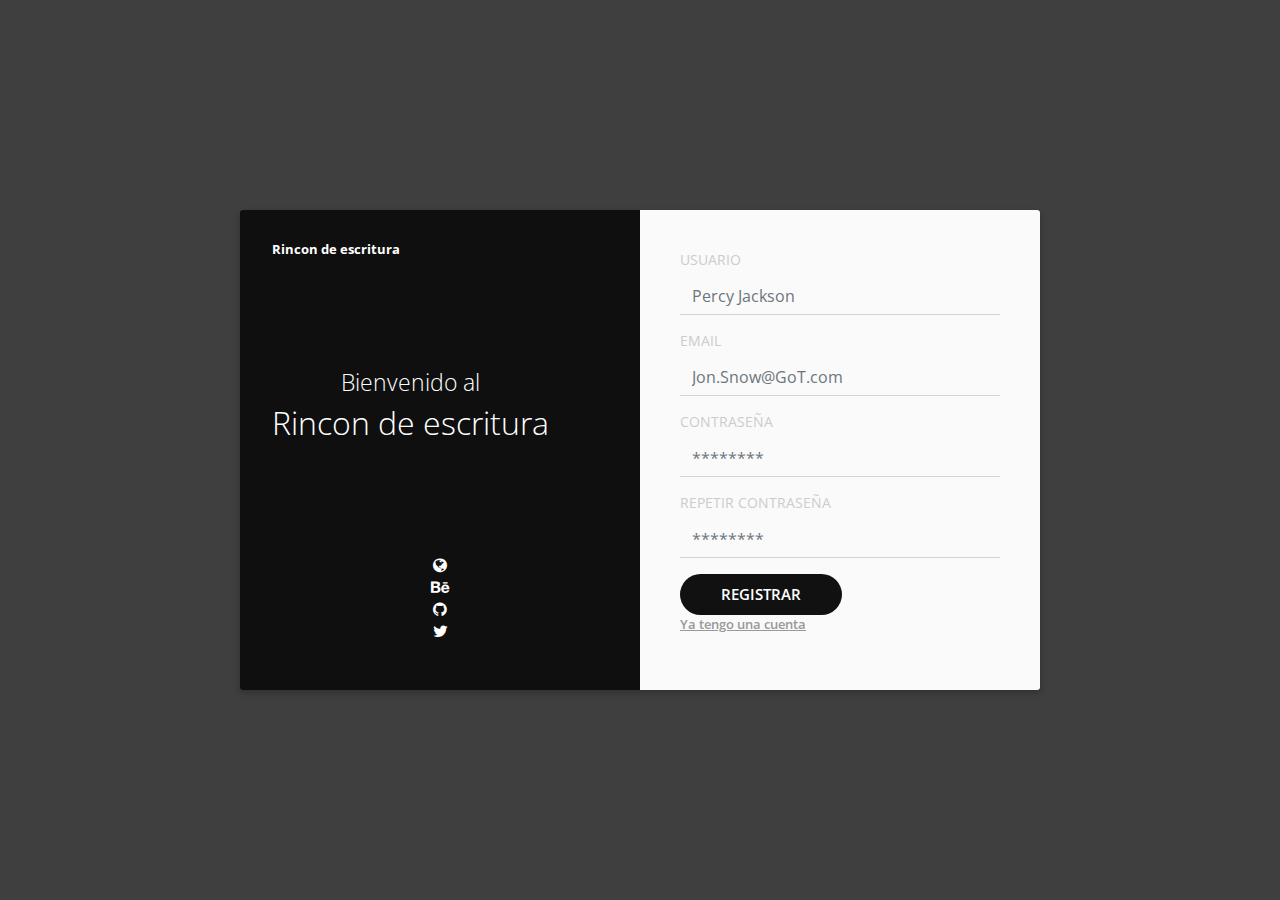
<file: Pagina/Registro.html>
<!DOCTYPE html>
<html>
<head>
  <meta name="viewport" content="width=device-width, initial-scale=1">
  <link rel="stylesheet" type="text/css" href="https://cdnjs.cloudflare.com/ajax/libs/twitter-bootstrap/4.0.0-alpha/css/bootstrap.min.css">
  <link rel="stylesheet" type="text/css" href="https://fonts.googleapis.com/css?family=Open+Sans:400,600,700,300">
  <link rel="stylesheet" type="text/css" href="https://fonts.googleapis.com/css?family=Roboto:400,700,300">
  <link rel="stylesheet" type="text/css" href="https://maxcdn.bootstrapcdn.com/font-awesome/4.4.0/css/font-awesome.min.css">
  <link rel="stylesheet" type="text/css" href="assets/code.css">
  <style type="text/css">
  </style>
  <title>Rincon de escritura</title>

</head>
<body>
<div class="signup__container">
  <div class="container__child signup__thumbnail">
    <div class="thumbnail__logo">
      
      <h1 class="logo__text">Rincon de escritura</h1>
    </div>
    <div class="thumbnail__content text-center">
      <h2 class="heading--secondary">Bienvenido al</h2>
      <h1 class="heading--primary">Rincon de escritura</h1>
    </div>
    <div class="thumbnail__links">
      <ul class="list-inline m-b-0 text-center">
        <li><a href="http://alexdevero.com/" target="_blank"><i class="fa fa-globe"></i></a></li>
        <li><a href="https://www.behance.net/alexdevero" target="_blank"><fa class="fa fa-behance"></fa></a></li>
        <li><a href="https://github.com/alexdevero" target="_blank"><i class="fa fa-github"></i></a></li>
        <li><a href="https://twitter.com/alexdevero" target="_blank"><i class="fa fa-twitter"></i></a></li>
      </ul>
    </div>
    <div class="signup__overlay"></div>
  </div>
  <div class="container__child signup__form">
    <form action="#">
      <div class="form-group">
        <label for="username">Usuario</label>
        <input class="form-control" type="text" name="username" id="username" placeholder="Percy Jackson" required />
      </div>
      <div class="form-group">
        <label for="email">Email</label>
        <input class="form-control" type="text" name="email" id="email" placeholder="Jon.Snow@GoT.com" required />
      </div>
      <div class="form-group">
        <label for="password">Contraseña</label>
        <input class="form-control" type="password" name="password" id="password" placeholder="********" required />
      </div>
      <div class="form-group">
        <label for="passwordRepeat">Repetir contraseña</label>
        <input class="form-control" type="password" name="passwordRepeat" id="passwordRepeat" placeholder="********" required />
      </div>
      <div class="m-t-lg">
        <ul class="list-inline">
          <li>
            <input class="btn btn--form" type="submit" value="Registrar" />
          </li>
          <li>
            <a class="signup__link" href="#">Ya tengo una cuenta</a>
          </li>
        </ul>
      </div>
    </form>  
  </div>
</div>
</body>
</html>
</file>
<file: Pagina/assets/code.css>
﻿body {
  font: 70.72136% "Open Sans", "Roboto", arial, sans-serif;
  background: #3f3f3f;
}
a, [type="submit"] {
  transition: all 0.25s ease-in;
}
.signup__container {
  position: absolute;
  top: 50%;
  right: 0;
  left: 0;
  margin-right: auto;
  margin-left: auto;
  transform: translateY(-50%);
  overflow: hidden;
  display: flex;
  align-items: center;
  justify-content: center;
  width: 50rem;
  height: 30rem;
  border-radius: 0.1875rem;
  box-shadow: 0px 0.1875rem 0.4375rem rgba(0, 0, 0, .25);
}
.signup__overlay {
  position: absolute;
  top: 0;
  left: 0;
  width: 100%;
  height: 100%;
  background-color: rgba(0, 0, 0, .76);
}
.container__child {
  width: 50%;
  height: 100%;
  color: #fff;
}
.signup__thumbnail {
  position: relative;
  padding: 2rem;
  display: flex;
  flex-wrap: wrap;
  align-items: center;
  background: url(http://arturek.pl/wp-content/uploads/2017/11/zarabianie-online.jpg);
  background-repeat: no-repeat;
  background-position: top center;
  background-size: cover;
}
.thumbnail__logo, .thumbnail__content, .thumbnail__links {
  position: relative;
  z-index: 2;
}
.thumbnail__logo {
  align-self: flex-start;
}
.logo__shape {
  fill: #fff;
}
.logo__text {
  display: inline-block;
  font-size: 0.8rem;
  font-weight: 700;
  vertical-align: bottom;
}
.thumbnail__content {
  align-self: center;
}
h1, h2 {
  font-weight: 300;
  color: rgba(255, 255, 255, 1);
}
.heading--primary {
  font-size: 1.999rem;
}
.heading--secondary {
  font-size: 1.414rem;
}
.thumbnail__links {
  align-self: flex-end;
  width: 100%;
}
.thumbnail__links a {
  font-size: 1rem;
  color: #fff;
}
.thumbnail__links a:focus, .thumbnail__links a:hover {
  color: rgba(255, 255, 255, .5);
}
.signup__form {
  padding: 2.5rem;
  background: #fafafa;
}
label {
  font-size: 0.85rem;
  text-transform: uppercase;
  color: #ccc;
}
.form-control {
  background-color: transparent;
  border-top: 0;
  border-right: 0;
  border-left: 0;
  border-radius: 0;
}
.form-control:focus {
  border-color: #111;
}
[type="text"] {
  color: #111;
}
[type="password"] {
  color: #111;
}
.btn--form {
  padding: 0.5rem 2.5rem;
  font-size: 0.95rem;
  font-weight: 600;
  text-transform: uppercase;
  color: #fff;
  background: #111;
  border-radius: 2.1875rem;
}
.btn--form:focus, .btn--form:hover {
  background: #323232;
}
.signup__link {
  font-size: 0.8rem;
  font-weight: 600;
  text-decoration: underline;
  color: #999;
}
.signup__link:focus, .signup__link:hover {
  color: #787878;
}
</file>
